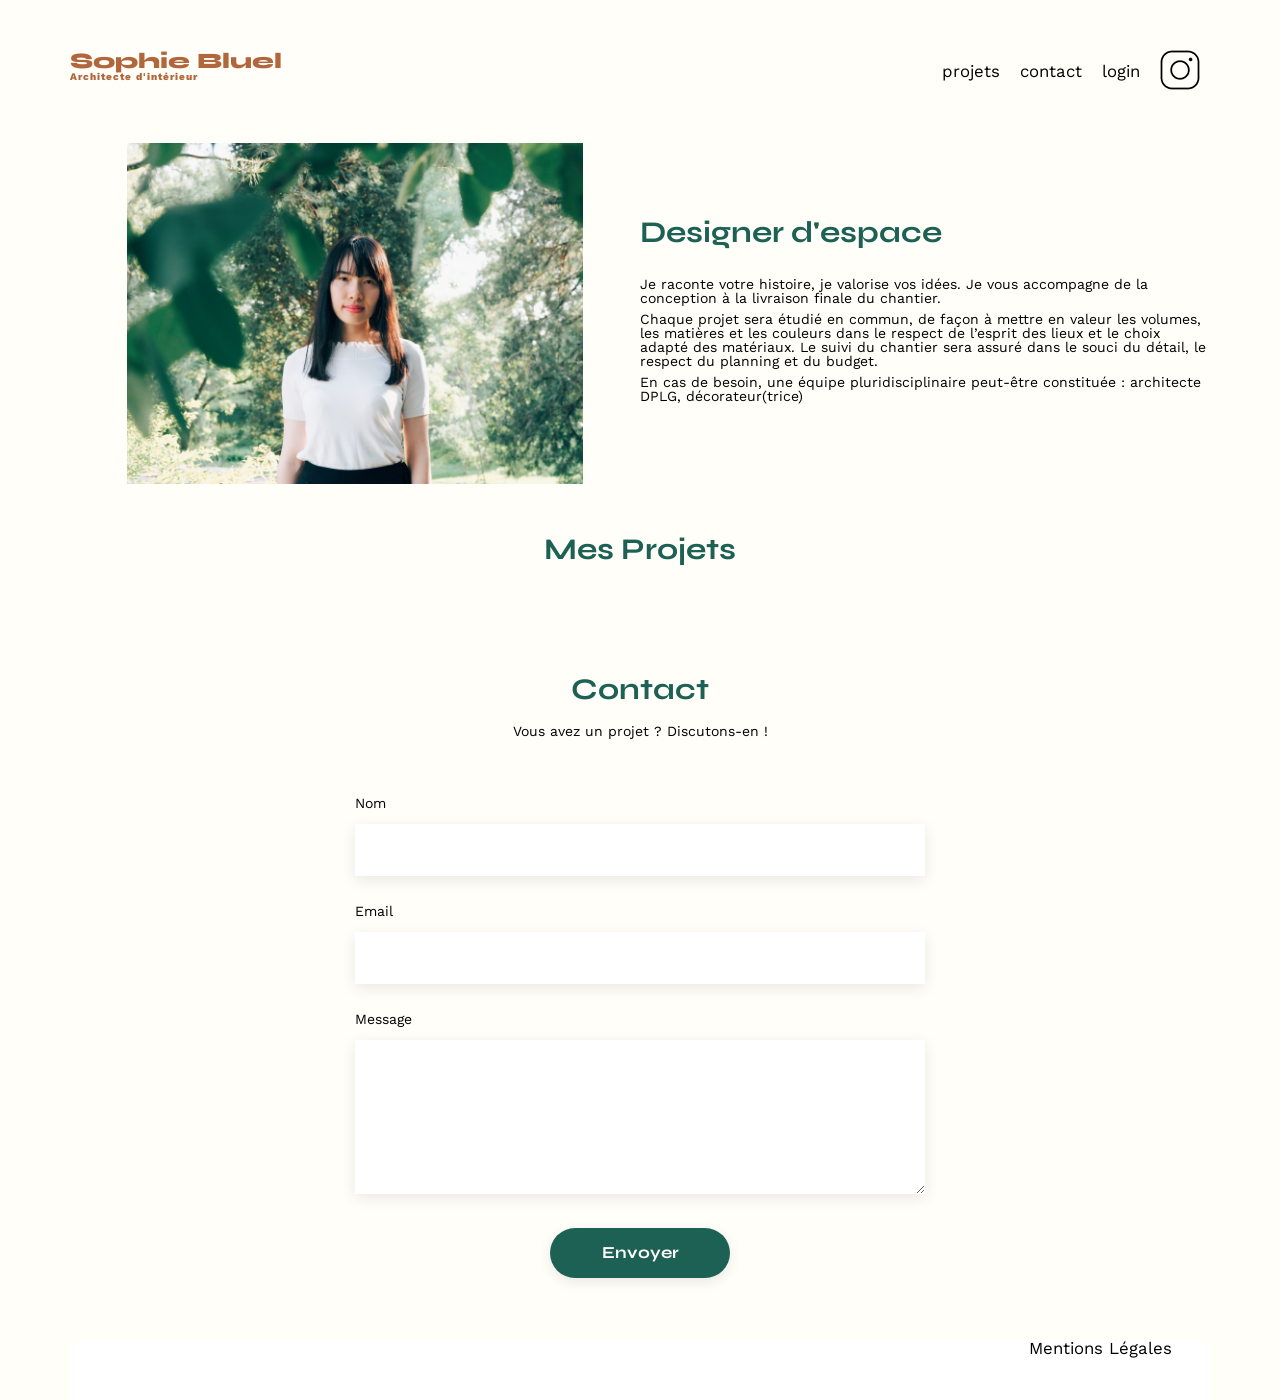
<file: index.html>
<!DOCTYPE html>
<html lang="fr">
<head>
	<meta charset="UTF-8">
	<title>Sophie Bluel - Architecte d'intérieur</title>
	<meta name="viewport" content="width=device-width, initial-scale=1.0">
	<link rel="preconnect" href="https://fonts.googleapis.com">
	<link rel="preconnect" href="https://fonts.gstatic.com" crossorigin>
	<link href="https://fonts.googleapis.com/css2?family=Syne:wght@700;800&family=Work+Sans&display=swap" rel="stylesheet">
	<meta name="description" content="">
	<link rel="stylesheet" href="./assets/style.css">
</head>
<body>
<header>
	<h1>Sophie Bluel <span>Architecte d'intérieur</span></h1>
	<nav>
		<ul>
			<li>projets</li>
			<li>contact</li>
			<li>login</li>
			<li><img src="./assets/icons/instagram.png" alt="Instagram"></li>
		</ul>
	</nav>
</header>
<main>
	<section id="introduction">
		<figure>
			<img src="./assets/images/sophie-bluel.png" alt="">
		</figure>
		<article>
			<h2>Designer d'espace</h2>
			<p>Je raconte votre histoire, je valorise vos idées. Je vous accompagne de la conception à la livraison finale du chantier.</p>
			<p>Chaque projet sera étudié en commun, de façon à mettre en valeur les volumes, les matières et les couleurs dans le respect de l’esprit des lieux et le choix adapté des matériaux. Le suivi du chantier sera assuré dans le souci du détail, le respect du planning et du budget.</p>
			<p>En cas de besoin, une équipe pluridisciplinaire peut-être constituée : architecte DPLG, décorateur(trice)</p>
		</article>
	</section>
	<section id="portfolio">
		<h2>Mes Projets</h2>
		<div class="categories">
		</div>
		<div class="gallery">
		</div>
	</section>
	<section id="contact">
		<h2>Contact</h2>
		<p>Vous avez un projet ? Discutons-en !</p>
		<form action="#" method="post">
			<label for="name">Nom</label>
			<input type="text" name="name" id="name">
			<label for="email">Email</label>
			<input type="email" name="email" id="email">
			<label for="message">Message</label>
			<textarea name="message" id="message" cols="30" rows="10"></textarea>
			<input type="submit" value="Envoyer">
		</form>
	</section>
</main>

<footer>
	<nav>
		<ul>
			<li>Mentions Légales</li>
		</ul>
	</nav>
</footer>
<script src="script.js" defer></script>
</body>
</html>
</file>
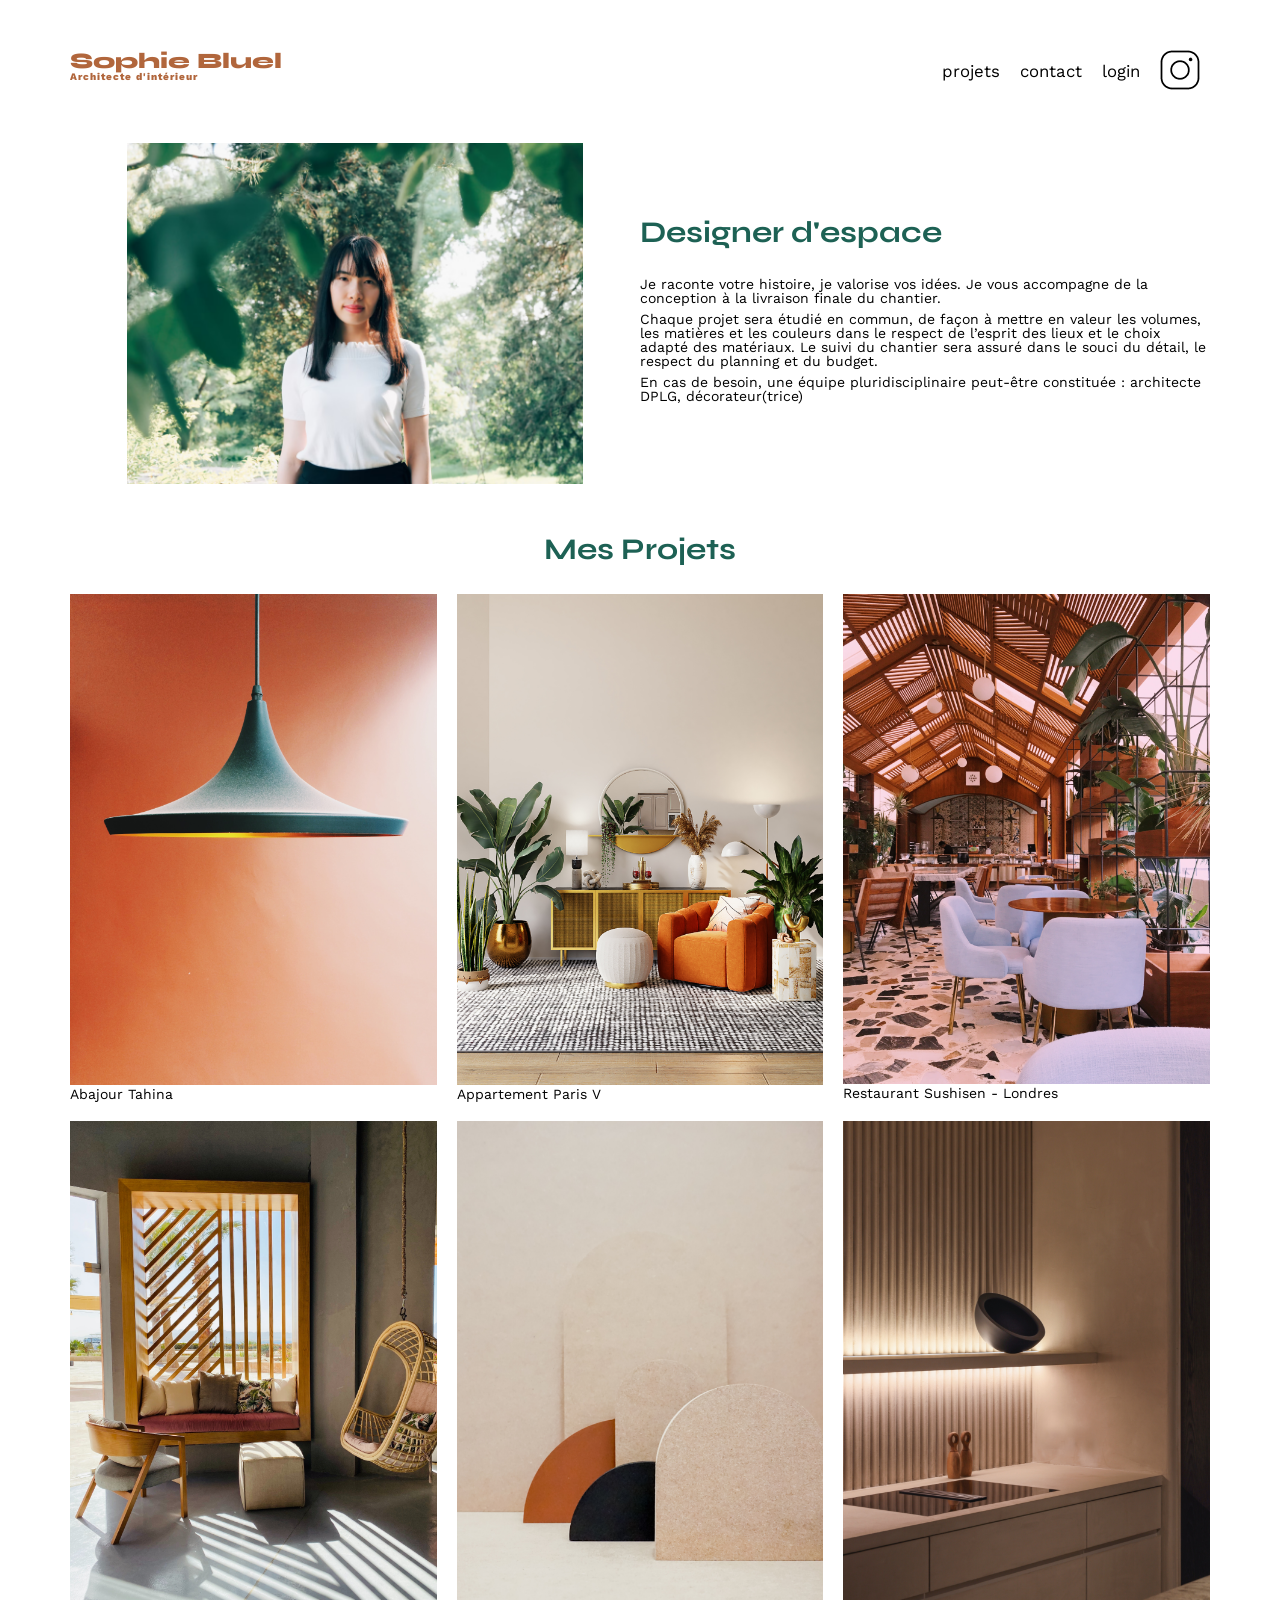
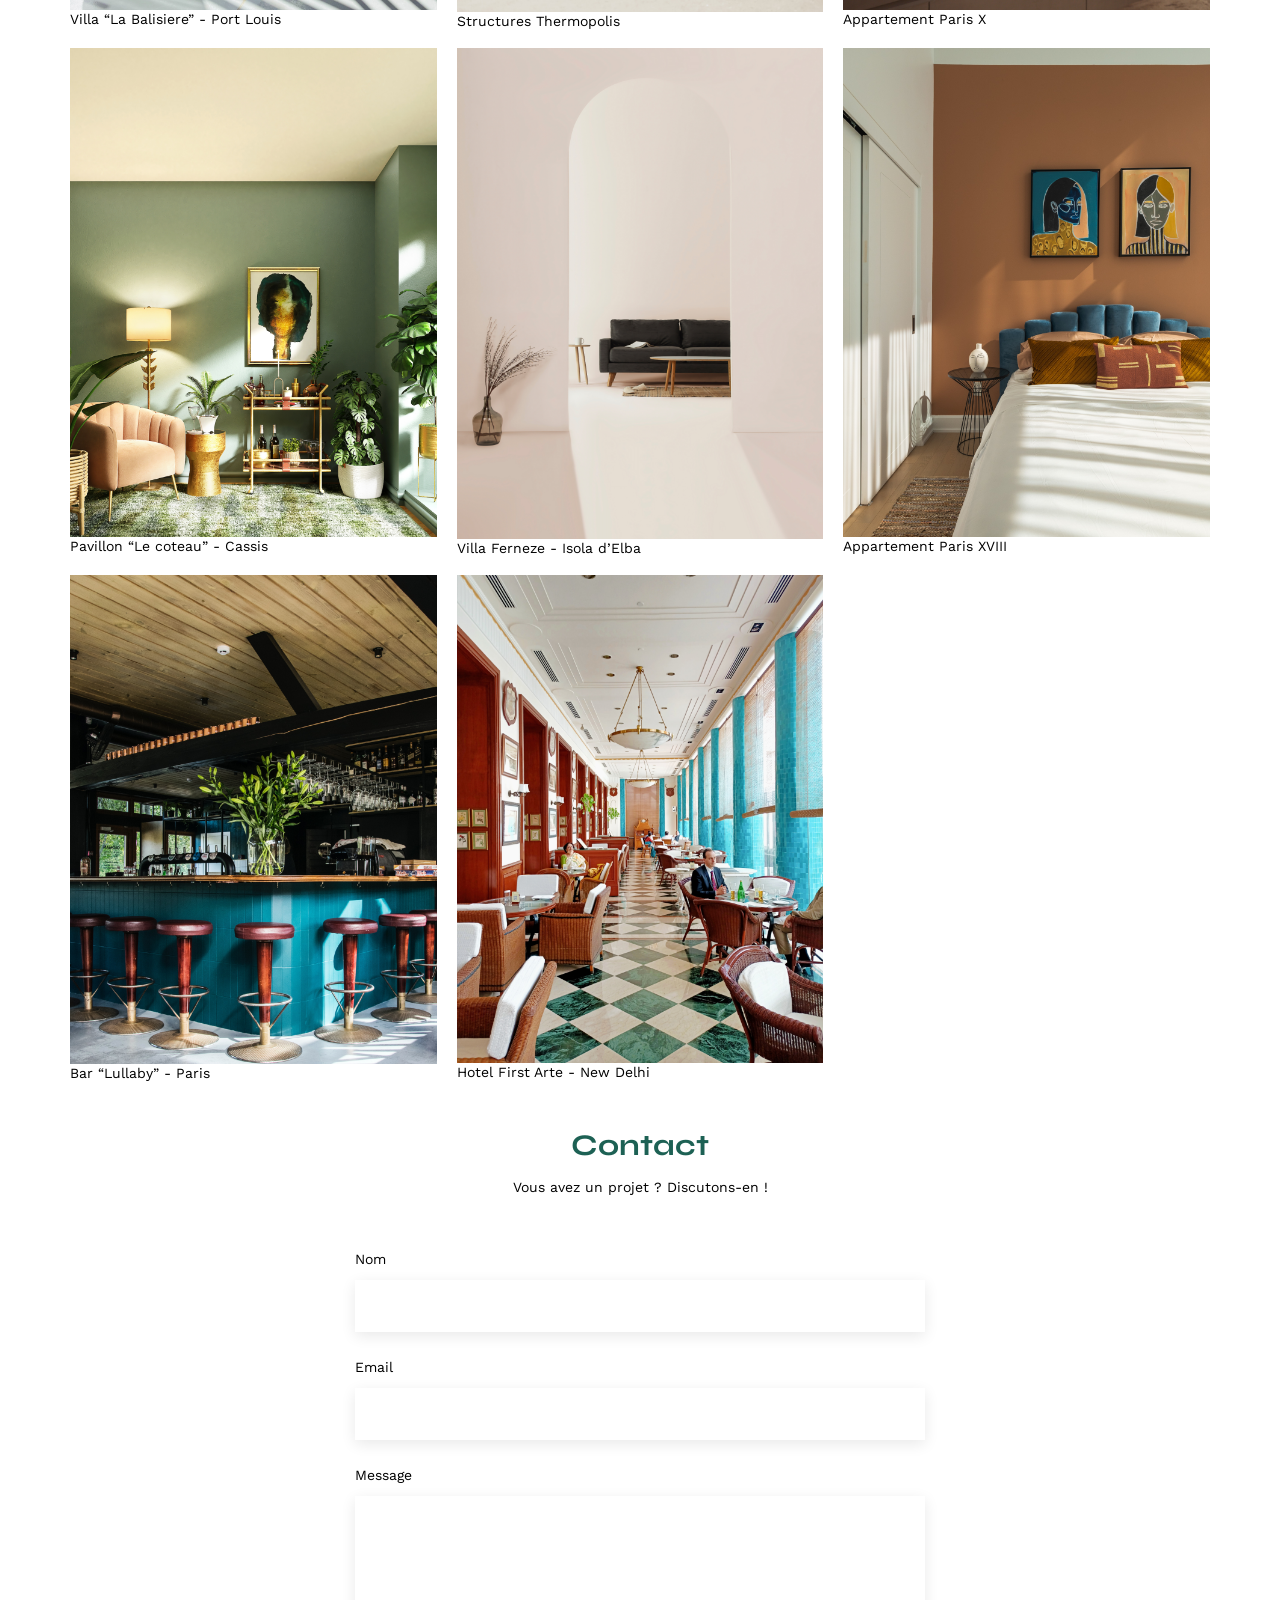
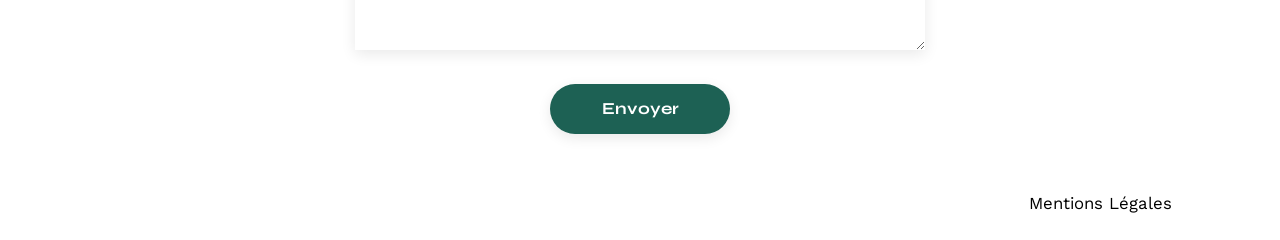
<file: FrontEnd/index.html>
<!DOCTYPE html>
<html lang="fr">
<head>
	<meta charset="UTF-8">
	<title>Sophie Bluel - Architecte d'intérieur</title>
	<meta name="viewport" content="width=device-width, initial-scale=1.0">
	<link rel="preconnect" href="https://fonts.googleapis.com">
	<link rel="preconnect" href="https://fonts.gstatic.com" crossorigin>
	<link href="https://fonts.googleapis.com/css2?family=Syne:wght@700;800&family=Work+Sans&display=swap" rel="stylesheet">
	<meta name="description" content="">
	<link rel="stylesheet" href="./assets/style.css">
</head>
<body>
<header>
	<h1>Sophie Bluel <span>Architecte d'intérieur</span></h1>
	<nav>
		<ul>
			<li>projets</li>
			<li>contact</li>
			<li>login</li>
			<li><img src="./assets/icons/instagram.png" alt="Instagram"></li>
		</ul>
	</nav>
</header>
<main>
	<section id="introduction">
		<figure>
			<img src="./assets/images/sophie-bluel.png" alt="">
		</figure>
		<article>
			<h2>Designer d'espace</h2>
			<p>Je raconte votre histoire, je valorise vos idées. Je vous accompagne de la conception à la livraison finale du chantier.</p>
			<p>Chaque projet sera étudié en commun, de façon à mettre en valeur les volumes, les matières et les couleurs dans le respect de l’esprit des lieux et le choix adapté des matériaux. Le suivi du chantier sera assuré dans le souci du détail, le respect du planning et du budget.</p>
			<p>En cas de besoin, une équipe pluridisciplinaire peut-être constituée : architecte DPLG, décorateur(trice)</p>
		</article>
	</section>
	<section id="portfolio">
		<h2>Mes Projets</h2>
		<div class="gallery">
			<figure>
				<img src="assets/images/abajour-tahina.png" alt="Abajour Tahina">
				<figcaption>Abajour Tahina</figcaption>
			</figure>
			<figure>
				<img src="assets/images/appartement-paris-v.png" alt="Appartement Paris V">
				<figcaption>Appartement Paris V</figcaption>
			</figure>
			<figure>
				<img src="assets/images/restaurant-sushisen-londres.png" alt="Restaurant Sushisen - Londres">
				<figcaption>Restaurant Sushisen - Londres</figcaption>
			</figure>
			<figure>
				<img src="assets/images/la-balisiere.png" alt="Villa “La Balisiere” - Port Louis">
				<figcaption>Villa “La Balisiere” - Port Louis</figcaption>
			</figure>
			<figure>
				<img src="assets/images/structures-thermopolis.png" alt="Structures Thermopolis">
				<figcaption>Structures Thermopolis</figcaption>
			</figure>
			<figure>
				<img src="assets/images/appartement-paris-x.png" alt="Appartement Paris X">
				<figcaption>Appartement Paris X</figcaption>
			</figure>
			<figure>
				<img src="assets/images/le-coteau-cassis.png" alt="Pavillon “Le coteau” - Cassis">
				<figcaption>Pavillon “Le coteau” - Cassis</figcaption>
			</figure>
			<figure>
				<img src="assets/images/villa-ferneze.png" alt="Villa Ferneze - Isola d’Elba">
				<figcaption>Villa Ferneze - Isola d’Elba</figcaption>
			</figure>
			<figure>
				<img src="assets/images/appartement-paris-xviii.png" alt="Appartement Paris XVIII">
				<figcaption>Appartement Paris XVIII</figcaption>
			</figure>
			<figure>
				<img src="assets/images/bar-lullaby-paris.png" alt="Bar “Lullaby” - Paris">
				<figcaption>Bar “Lullaby” - Paris</figcaption>
			</figure>
			<figure>
				<img src="assets/images/hotel-first-arte-new-delhi.png" alt="Hotel First Arte - New Delhi">
				<figcaption>Hotel First Arte - New Delhi</figcaption>
			</figure>
		</div>
	</section>
	<section id="contact">
		<h2>Contact</h2>
		<p>Vous avez un projet ? Discutons-en !</p>
		<form action="#" method="post">
			<label for="name">Nom</label>
			<input type="text" name="name" id="name">
			<label for="email">Email</label>
			<input type="email" name="email" id="email">
			<label for="message">Message</label>
			<textarea name="message" id="message" cols="30" rows="10"></textarea>
			<input type="submit" value="Envoyer">
		</form>
	</section>
</main>

<footer>
	<nav>
		<ul>
			<li>Mentions Légales</li>
		</ul>
	</nav>
</footer>
</body>
</html>
</file>
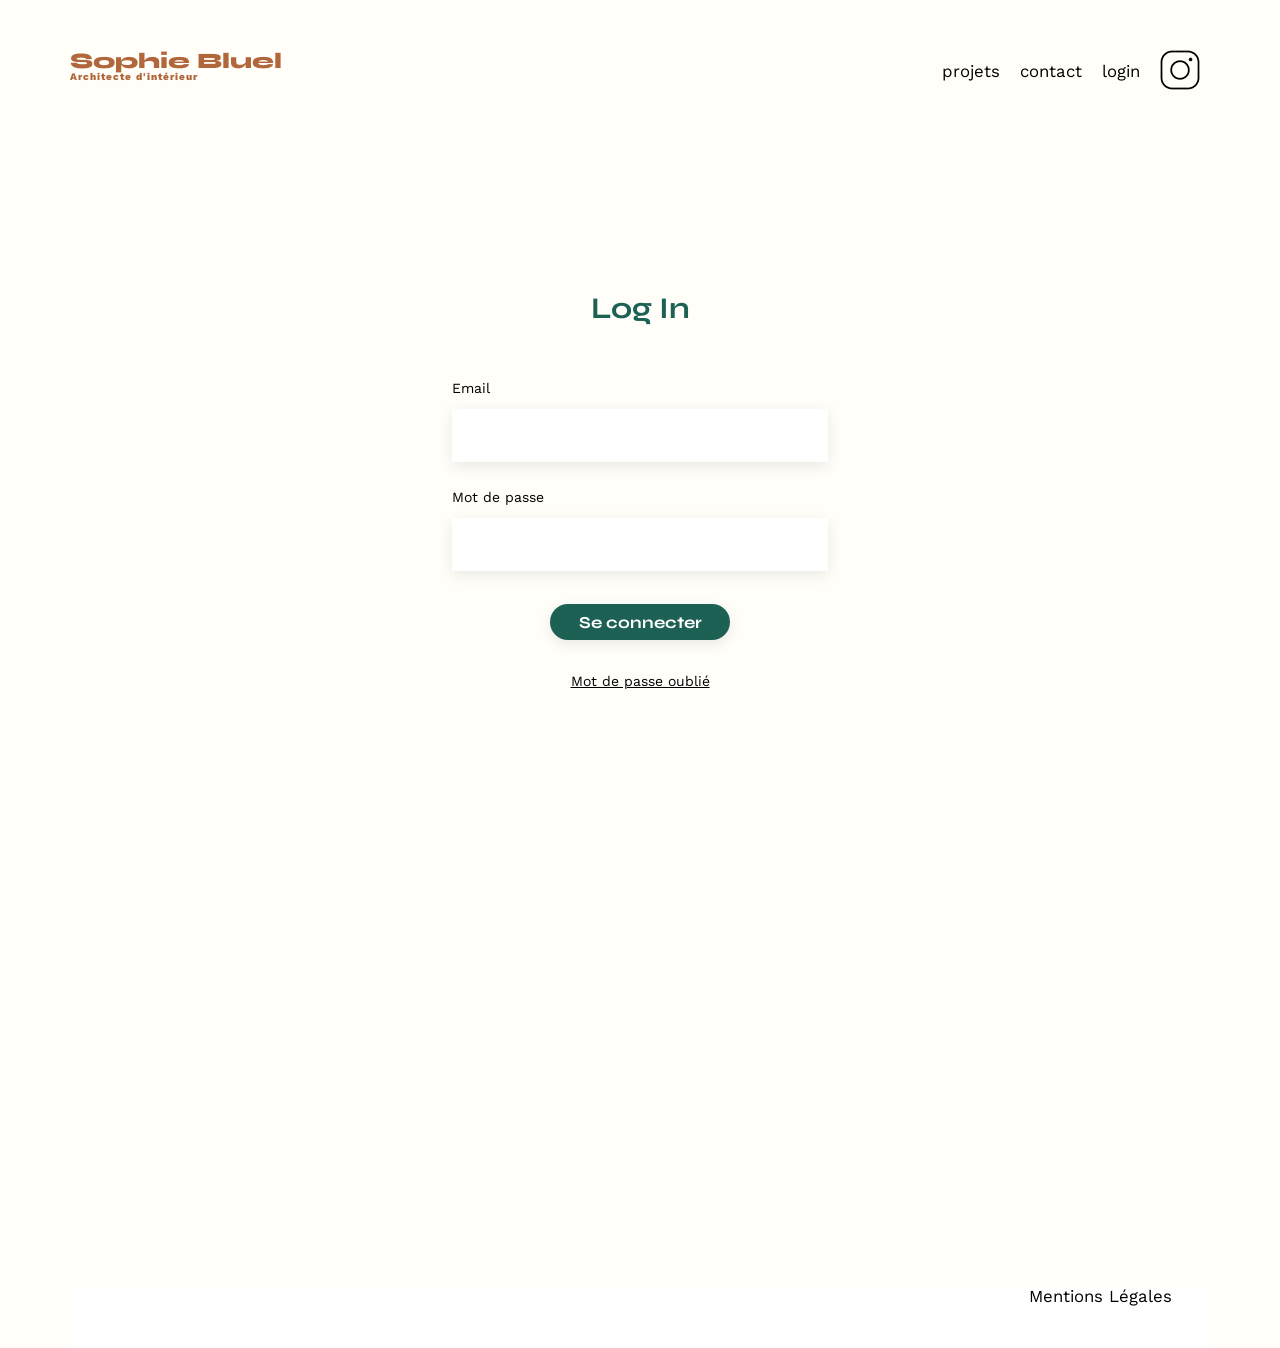
<file: login.html>
<!DOCTYPE html>
<html lang="en">
<head>
  <meta charset="UTF-8">
  <title>Sophie Bluel - Connexion</title>
  <meta name="viewport" content="width=device-width, initial-scale=1.0">
  <link rel="preconnect" href="https://fonts.googleapis.com">
  <link rel="preconnect" href="https://fonts.gstatic.com" crossorigin>
  <link href="https://fonts.googleapis.com/css2?family=Syne:wght@700;800&family=Work+Sans&display=swap" rel="stylesheet">
  <meta name="description" content="">
  <link rel="stylesheet" href="./assets/style.css">
</head>
<body>
<header>
	<h1>Sophie Bluel <span>Architecte d'intérieur</span></h1>
	<nav>
		<ul>
			<li>projets</li>
			<li>contact</li>
			<li>login</li>
			<li><img src="./assets/icons/instagram.png" alt="Instagram"></li>
		</ul>
	</nav>
</header>
<section id="login">
	<h2>Log In</h2>
	<form action="#" method="post">
		<label for="email">Email</label>
		<input type="email" name="email" id="email">
		<label for="password">Mot de passe</label>
		<input type="password" name="password" id="password">
		<input type="submit" id="connection" value="Se connecter">
		<a href ="#" class="forgot_pw">Mot de passe oublié</a>
	</form>
</section>
<footer>
	<nav>
		<ul>
			<li>Mentions Légales</li>
		</ul>
	</nav>
</footer>
<script src="script.js" defer></script>
</body>
</html>
</file>
<file: assets/style.css>
/* http://meyerweb.com/eric/tools/css/reset/
   v2.0 | 20110126
   License: none (public domain)
*/

html, body, div, span, applet, object, iframe,
h1, h2, h3, h4, h5, h6, p, blockquote, pre,
a, abbr, acronym, address, big, cite, code,
del, dfn, em, img, ins, kbd, q, s, samp,
small, strike, strong, sub, sup, tt, var,
b, u, i, center,
dl, dt, dd, ol, ul, li,
fieldset, form, label, legend,
table, caption, tbody, tfoot, thead, tr, th, td,
article, aside, canvas, details, embed,
figure, figcaption, footer, header, hgroup,
menu, nav, output, ruby, section, summary,
time, mark, audio, video {
	margin: 0;
	padding: 0;
	border: 0;
	font-size: 100%;
	font: inherit;
	vertical-align: baseline;
}
/* HTML5 display-role reset for older browsers */
article, aside, details, figcaption, figure,
footer, header, hgroup, menu, nav, section {
	display: block;
}
body {
	line-height: 1;
}
ol, ul {
	list-style: none;
}
blockquote, q {
	quotes: none;
}
blockquote:before, blockquote:after,
q:before, q:after {
	content: '';
	content: none;
}
table {
	border-collapse: collapse;
	border-spacing: 0;
}
/** end reset css**/
body {
	max-width: 1140px;
	margin:auto;
	font-family: 'Work Sans' ;
	font-size: 14px;
	background-color: #FFFEF8;
}
header {
	display: flex;
	justify-content: space-between;
	margin: 50px 0
}
section {
	margin: 50px 0
}

h1{
	display: flex;
	flex-direction: column;
	font-family: 'Syne';
	font-size: 22px;
	font-weight: 800;
	color: #B1663C
}

h1 > span {
	font-family: 'Work Sans';
	font-size:10px;
	letter-spacing: 0.1em;
;
}

h2{
	font-family: 'Syne';
	font-weight: 700;
	font-size: 30px;
	color: #1D6154
}
nav ul {
	display: flex;
	align-items: center;
	list-style-type: none;

}
nav li {
	padding: 0 10px;
	font-size: 1.2em;
}

li:hover {
	color: #B1663C;
}
#introduction {
	display: flex;
	align-items: center;
}
#introduction figure {
	flex: 1
}
#introduction img {
	display: block;
	margin: auto;
	width: 80%;
}

#introduction article {
	flex: 1
}
#introduction h2 {
	margin-bottom: 1em;
}

#introduction p {
	margin-bottom: 0.5em;
}
#portfolio h2 {
	text-align: center;
	margin-bottom: 1em;
}

.categories {
	display: flex;
	justify-content: center;
	gap: 16px;
	margin-bottom: 30px;
}

.categories button {
	border-radius: 60px;
	color: #1D6154;
	background-color: white;
	height: 37px;
	border: 1px solid #1D6154;
	font-weight: 700;
	font-size: 16px;
	font-family: 'Syne', serif;
	padding: 0 15px 0 15px;
  	min-width: 100px;
	cursor: pointer;
}

.categories .button_selected {
	background-color: #1D6154;
	color: white;
}

.gallery {
	width: 100%;
	display: grid;
	grid-template-columns: 1fr 1fr 1fr;
	grid-column-gap: 20px;
	grid-row-gap: 20px;
}

.gallery img {
	width: 100%;

}
#contact {
	width: 50%;
margin: auto;
}
#contact > * {
	text-align: center;

}
#contact h2{
	margin-bottom: 20px;
}
#contact form {
	text-align: left;
	margin-top:30px;
	display: flex;
	flex-direction: column;
}

#contact input {
	height: 50px;
	font-size: 1.2em;
	border: none;
	box-shadow: 0px 4px 14px rgba(0, 0, 0, 0.09);
}
#contact label {
	margin: 2em 0 1em 0;
}
#contact textarea {
	border: none;
	box-shadow: 0px 4px 14px rgba(0, 0, 0, 0.09);
}

input[type="submit"]{
	font-family: 'Syne';
	font-weight: 700;
	color: white;
	background-color: #1D6154;
	margin : 2em auto ;
	width: 180px;
	text-align: center;
	border-radius: 60px ;
}

footer nav ul {
	display: flex;
	justify-content: flex-end;
	margin: 2em;
}

#login {
	width: 33%;
 	margin: 200px auto 600px;
}

#login > * {
	text-align: center;
}

#login h2{
	margin-bottom: 20px;
}

#login form {
	text-align: left;
	margin-top:30px;
	display: flex;
	flex-direction: column;
}

#login input {
	height: 51px;
	font-size: 1.2em;
	border: none;
	box-shadow: 0px 4px 14px rgba(0, 0, 0, 0.09);
}

#login label {
	margin: 2em 0 1em 0;
}

#login #connection {
	height: 36px;
}

.forgot_pw {
	text-align: center;
	color: black;
}

footer {
	background-color: white;
	height: 60px;
	width: 100%;
}
</file>
<file: FrontEnd/assets/style.css>
/* http://meyerweb.com/eric/tools/css/reset/
   v2.0 | 20110126
   License: none (public domain)
*/

html, body, div, span, applet, object, iframe,
h1, h2, h3, h4, h5, h6, p, blockquote, pre,
a, abbr, acronym, address, big, cite, code,
del, dfn, em, img, ins, kbd, q, s, samp,
small, strike, strong, sub, sup, tt, var,
b, u, i, center,
dl, dt, dd, ol, ul, li,
fieldset, form, label, legend,
table, caption, tbody, tfoot, thead, tr, th, td,
article, aside, canvas, details, embed,
figure, figcaption, footer, header, hgroup,
menu, nav, output, ruby, section, summary,
time, mark, audio, video {
	margin: 0;
	padding: 0;
	border: 0;
	font-size: 100%;
	font: inherit;
	vertical-align: baseline;
}
/* HTML5 display-role reset for older browsers */
article, aside, details, figcaption, figure,
footer, header, hgroup, menu, nav, section {
	display: block;
}
body {
	line-height: 1;
}
ol, ul {
	list-style: none;
}
blockquote, q {
	quotes: none;
}
blockquote:before, blockquote:after,
q:before, q:after {
	content: '';
	content: none;
}
table {
	border-collapse: collapse;
	border-spacing: 0;
}
/** end reset css**/
body {
	max-width: 1140px;
	margin:auto;
	font-family: 'Work Sans' ;
	font-size: 14px;
}
header {
	display: flex;
	justify-content: space-between;
	margin: 50px 0
}
section {
	margin: 50px 0
}

h1{
	display: flex;
	flex-direction: column;
	font-family: 'Syne';
	font-size: 22px;
	font-weight: 800;
	color: #B1663C
}

h1 > span {
	font-family: 'Work Sans';
	font-size:10px;
	letter-spacing: 0.1em;
;
}

h2{
	font-family: 'Syne';
	font-weight: 700;
	font-size: 30px;
	color: #1D6154
}
nav ul {
	display: flex;
	align-items: center;
	list-style-type: none;

}
nav li {
	padding: 0 10px;
	font-size: 1.2em;
}

li:hover {
	color: #B1663C;
}
#introduction {
	display: flex;
	align-items: center;
}
#introduction figure {
	flex: 1
}
#introduction img {
	display: block;
	margin: auto;
	width: 80%;
}

#introduction article {
	flex: 1
}
#introduction h2 {
	margin-bottom: 1em;
}

#introduction p {
	margin-bottom: 0.5em;
}
#portfolio h2 {
	text-align: center;
	margin-bottom: 1em;
}
.gallery {
	width: 100%;
	display: grid;
	grid-template-columns: 1fr 1fr 1fr;
	grid-column-gap: 20px;
	grid-row-gap: 20px;
}

.gallery img {
	width: 100%;

}
#contact {
	width: 50%;
margin: auto;
}
#contact > * {
	text-align: center;

}
#contact h2{
	margin-bottom: 20px;
}
#contact form {
	text-align: left;
	margin-top:30px;
	display: flex;
	flex-direction: column;
}

#contact input {
	height: 50px;
	font-size: 1.2em;
	border: none;
	box-shadow: 0px 4px 14px rgba(0, 0, 0, 0.09);
}
#contact label {
	margin: 2em 0 1em 0;
}
#contact textarea {
	border: none;
	box-shadow: 0px 4px 14px rgba(0, 0, 0, 0.09);
}

input[type="submit"]{
	font-family: 'Syne';
	font-weight: 700;
	color: white;
	background-color: #1D6154;
	margin : 2em auto ;
	width: 180px;
	text-align: center;
	border-radius: 60px ;
}

footer nav ul {
	display: flex;
	justify-content: flex-end;
	margin: 2em
}
</file>
